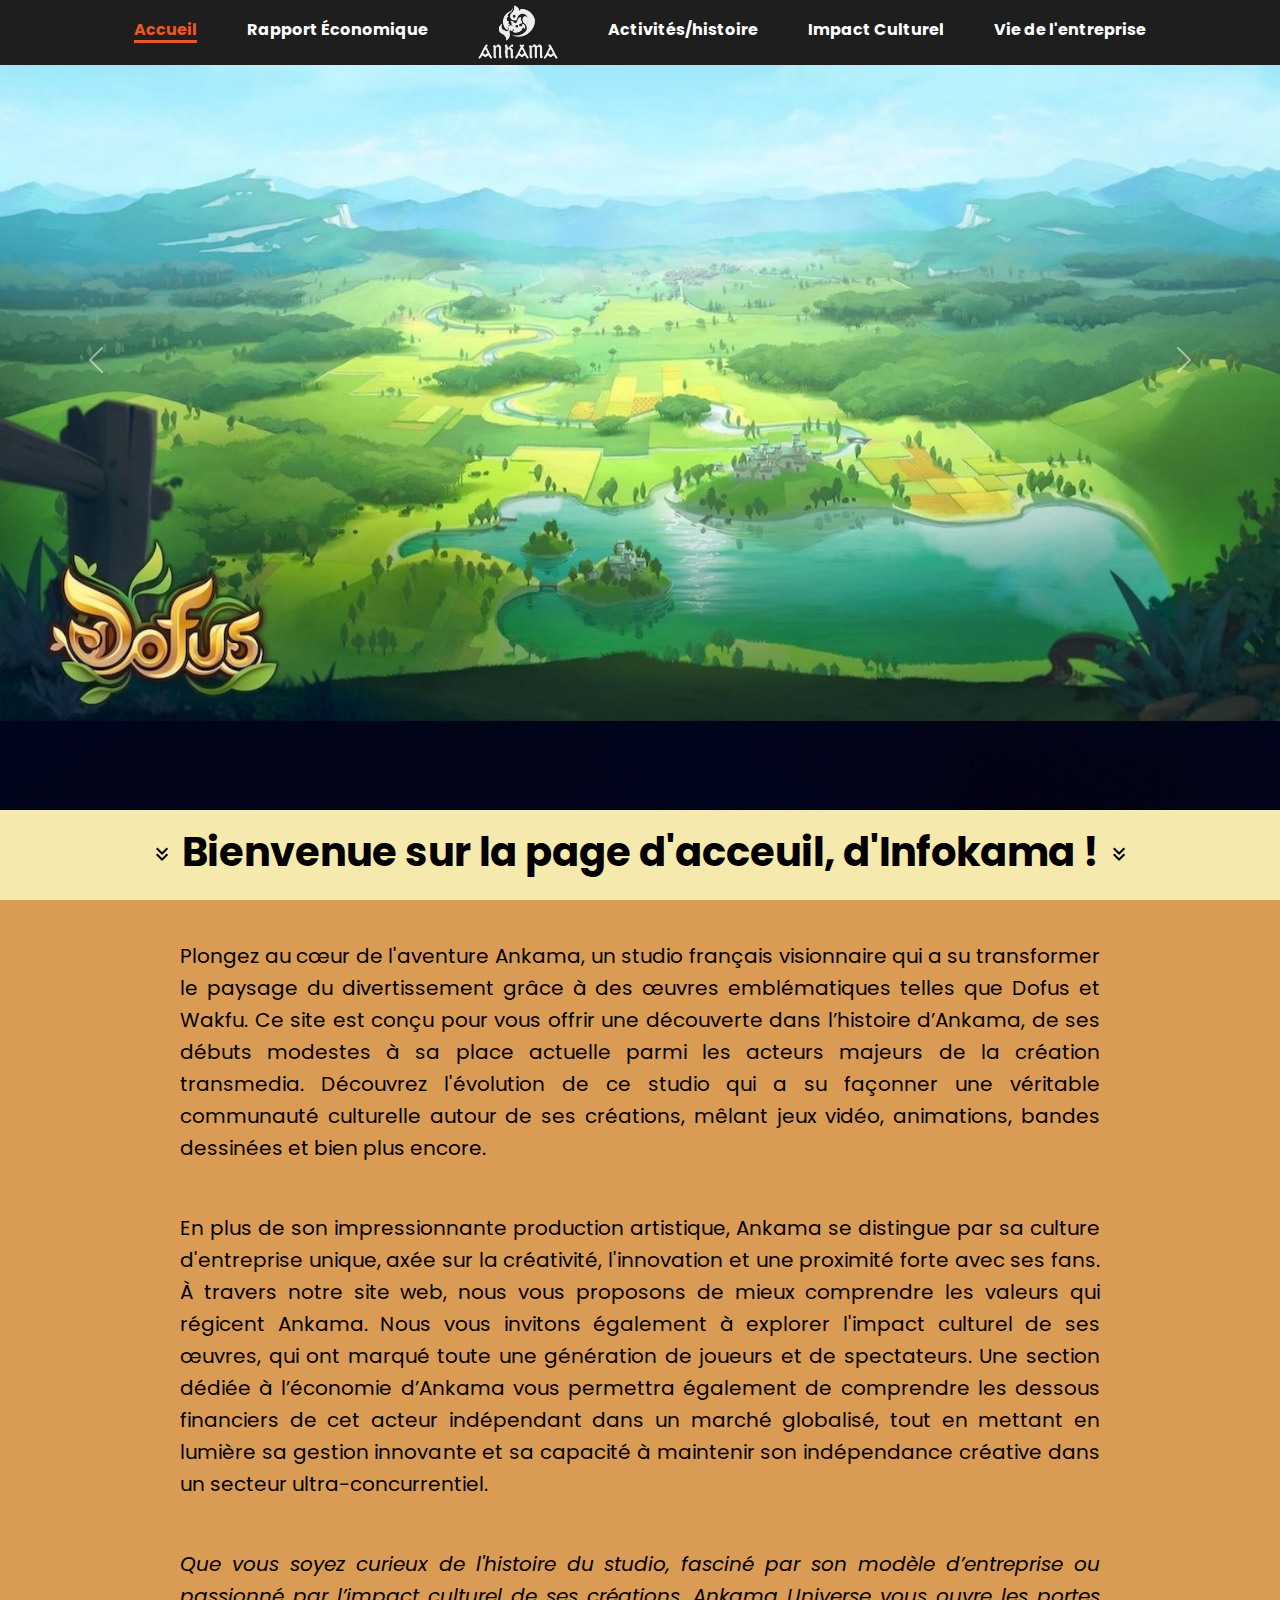
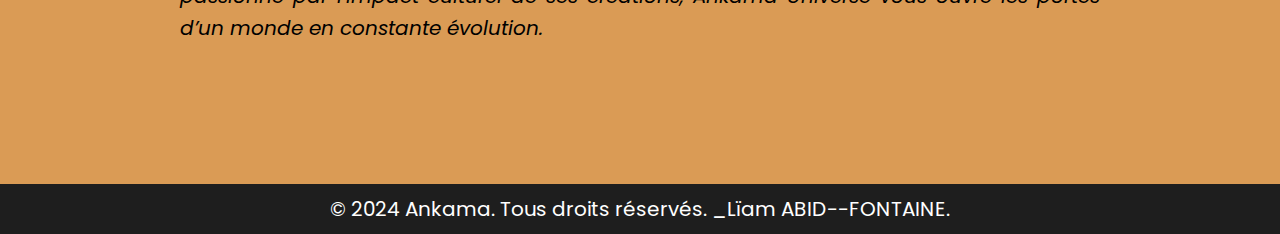
<file: index.html>
<!DOCTYPE html>
<html lang="fr">
<head>
    <meta charset="UTF-8">
    <title>Accueil</title>
    <link rel="icon" href="Img/favicon.ico" type="image/x-icon">
    <link rel="stylesheet" href="styles.css">
    <link rel="stylesheet" href="styleBarNav.css">
    <link rel="preconnect" href="https://fonts.googleapis.com">
    <link rel="preconnect" href="https://fonts.gstatic.com" crossorigin>
    <link href="https://fonts.googleapis.com/css2?family=Poppins:ital,wght@0,100;0,200;0,300;0,400;0,500;0,600;0,700;0,800;0,900;1,100;1,200;1,300;1,400;1,500;1,600;1,700;1,800;1,900&display=swap" rel="stylesheet">
    <link href="https://cdn.jsdelivr.net/npm/bootstrap@5.3.3/dist/css/bootstrap.min.css" rel="stylesheet" integrity="sha384-QWTKZyjpPEjISv5WaRU9OFeRpok6YctnYmDr5pNlyT2bRjXh0JMhjY6hW+ALEwIH" crossorigin="anonymous">
    <link rel="stylesheet" href="https://fonts.googleapis.com/css2?family=Material+Symbols+Outlined:opsz,wght,FILL,GRAD@48,700,0,200&icon_names=keyboard_double_arrow_down">
    <script>
        window.addEventListener('scroll', function() {
            const nav = document.querySelector('nav');
            if (window.scrollY === 0) {
                nav.classList.remove('avec-bord');
            } else {
                nav.classList.add('avec-bord');
            }
        });
    </script>
</head>
<body>
    <nav class="navBar">
        <div class="lien_menu">
            <a href="index.html" class="boutton_menu site_actuel">Accueil</a>
            <a href="Rapport_Economique.html" class="boutton_menu">Rapport Économique</a>
            <a href="index.html"><img src="Img/LogoAnkama.png" alt="Logo" class="Logo boutton_menu"></a>
            <a href="Activites.html" class="boutton_menu">Activités/histoire</a>
            <a href="Informative_Pages/impactCulturel/impactCulturel.html" class="boutton_menu">Impact Culturel</a>
            <a href="vie_entreprise.html" class="boutton_menu">Vie de l'entreprise</a>
        </div>
    </nav>

<div class="EffetNav"></div>
    <div id="CarouselAnkama">
        <div id="carouselExampleAutoplaying" class="carousel slide" data-bs-ride="carousel">
        
            <div class="carousel-inner">
            <div class="carousel-item active">
                <img src="Img/Carousel1.jpg" class="d-block w-100 image_carousel" style="justify-content: center;align-items: center;width:100%;object-fit: cover;" alt="banniere n°1">
            </div>
            <div class="carousel-item">
                <img src="Img/Carousel2.jpg" class="d-block w-100" style="justify-content: center;align-items: center;width:100%;object-fit: cover;" alt="banniere n°2">
            </div>
            <div class="carousel-item"> 
                <img src="Img/Carousel3.jpg" class="d-block w-100" style="justify-content: center;align-items: center;width:100%;width:100%" alt="banniere n°3">
            </div>
            </div>

            <button class="carousel-control-prev" type="button" data-bs-target="#carouselExampleAutoplaying" data-bs-slide="prev">
            <span class="carousel-control-prev-icon" aria-hidden="true"></span>
            <span class="visually-hidden">Previous</span>
            </button>
            <button class="carousel-control-next" type="button" data-bs-target="#carouselExampleAutoplaying" data-bs-slide="next">
            <span class="carousel-control-next-icon" aria-hidden="true"></span>
            <span class="visually-hidden">Next</span>
            </button>

        </div>
    </div>

    <div>
        <div id="Titre_Page">
            <h1>
            <span class="material-symbols-outlined">keyboard_double_arrow_down</span>
              Bienvenue sur la page d'acceuil, d'Infokama !  
            <span class="material-symbols-outlined">keyboard_double_arrow_down</span>
            </h1>   
        </div>
        <div id="ArrierePlan"></div>
        <div id="Descriptif">
            <div id="Texte_Intro">
                <p> 
                    Plongez au cœur de l'aventure Ankama, un studio français visionnaire qui a su transformer le paysage du divertissement grâce à des œuvres emblématiques telles que Dofus et Wakfu. 
                    Ce site est conçu pour vous offrir une découverte dans l’histoire d’Ankama, de ses débuts modestes à sa place actuelle parmi les acteurs majeurs de la création transmedia. 
                    Découvrez l'évolution de ce studio qui a su façonner une véritable communauté culturelle autour de ses créations, mêlant jeux vidéo, animations, bandes dessinées et bien plus encore.
                </p><br>
                <p>
                    En plus de son impressionnante production artistique, Ankama se distingue par sa culture d'entreprise unique, axée sur la créativité, l'innovation et une proximité forte avec ses fans. 
                    À travers notre site web, nous vous proposons de mieux comprendre les valeurs qui régicent Ankama. 
                    Nous vous invitons également à explorer l'impact culturel de ses œuvres, qui ont marqué toute une génération de joueurs et de spectateurs.
                    Une section dédiée à l’économie d’Ankama vous permettra également de comprendre les dessous financiers de cet acteur indépendant dans un marché globalisé, 
                    tout en mettant en lumière sa gestion innovante et sa capacité à maintenir son indépendance créative dans un secteur ultra-concurrentiel.
                </p><br>
                <p style="font-style: italic;">
                    Que vous soyez curieux de l'histoire du studio, 
                    fasciné par son modèle d’entreprise ou passionné par l’impact culturel de ses créations, 
                    Ankama Universe vous ouvre les portes d’un monde en constante évolution.
                </p>
            </div>
            <footer class="text-center mt-4">
                <p>&copy; 2024 Ankama. Tous droits réservés. _Lïam ABID--FONTAINE.</p>
            </footer>
        </div>
        
    </div>
   
    <script src="https://cdn.jsdelivr.net/npm/bootstrap@5.3.3/dist/js/bootstrap.bundle.min.js" integrity="sha384-YvpcrYf0tY3lHB60NNkmXc5s9fDVZLESaAA55NDzOxhy9GkcIdslK1eN7N6jIeHz" crossorigin="anonymous"></script>
</body>
</html>
</file>
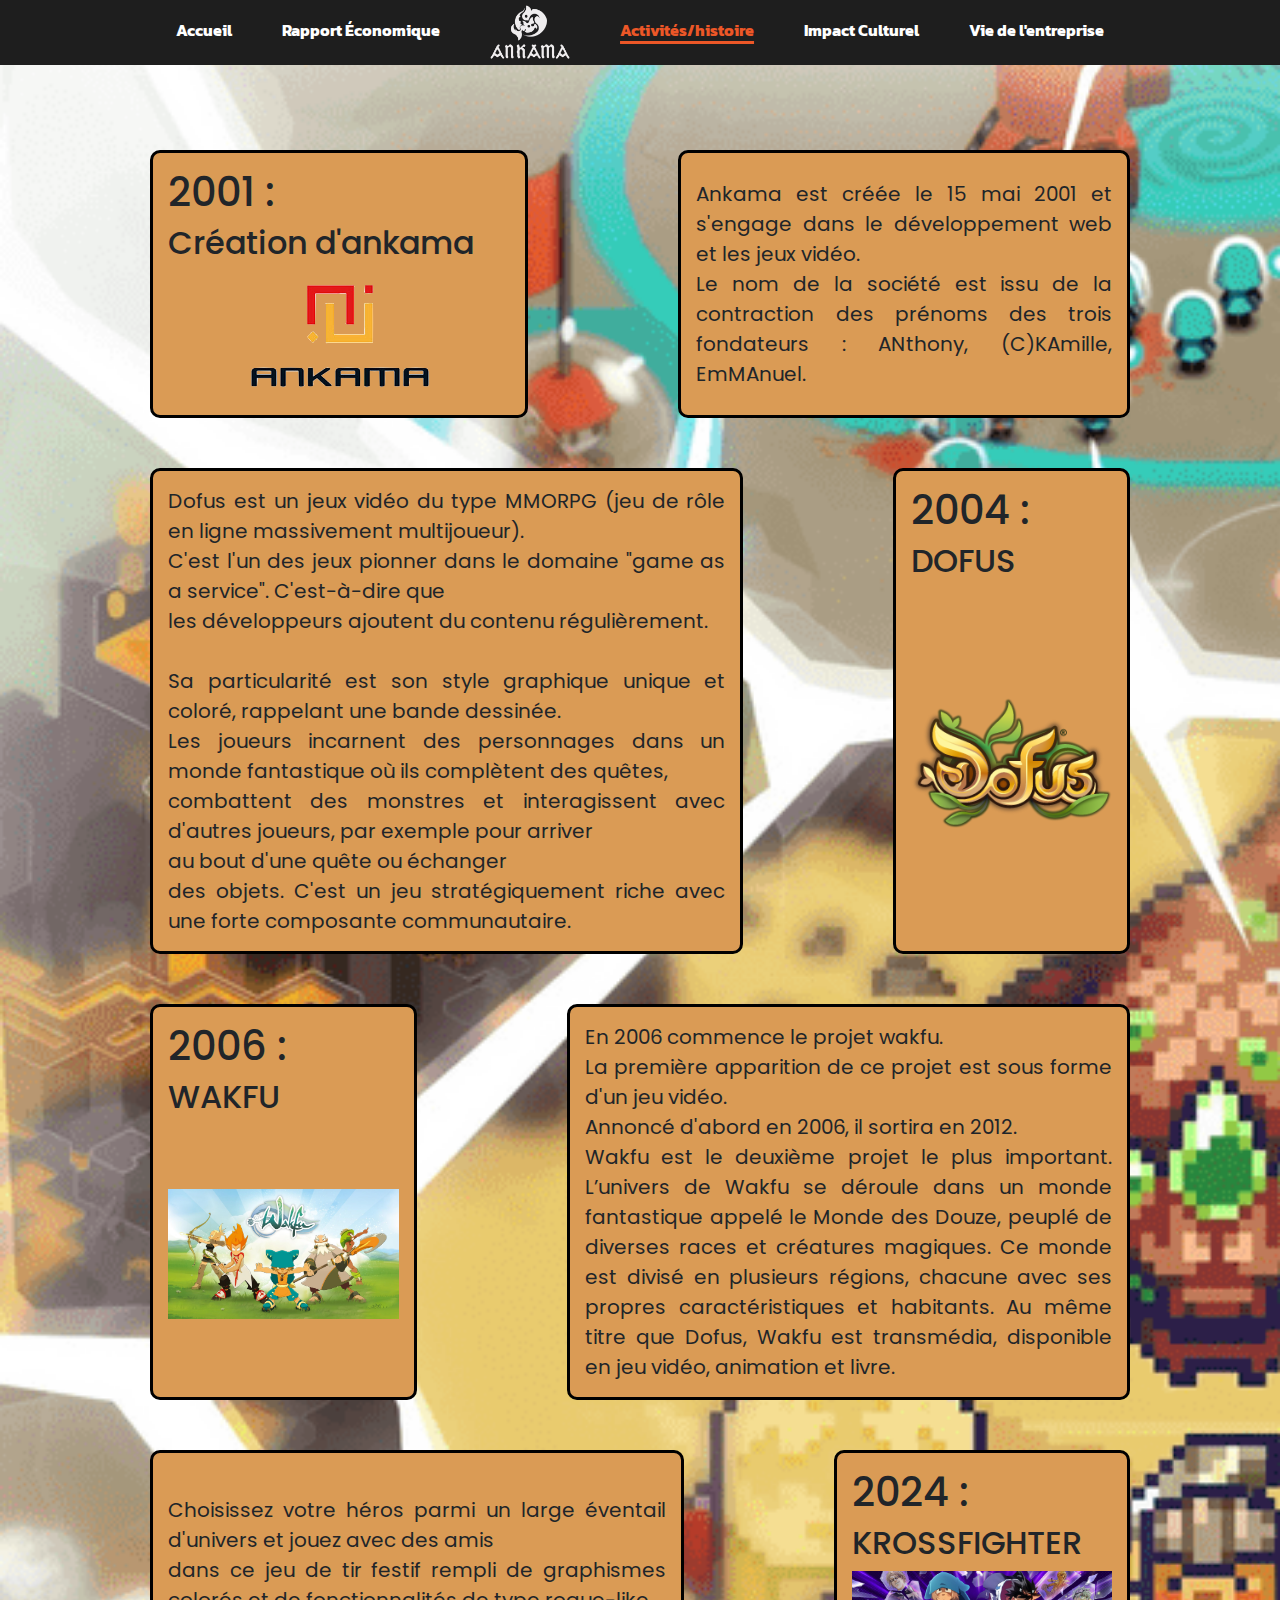
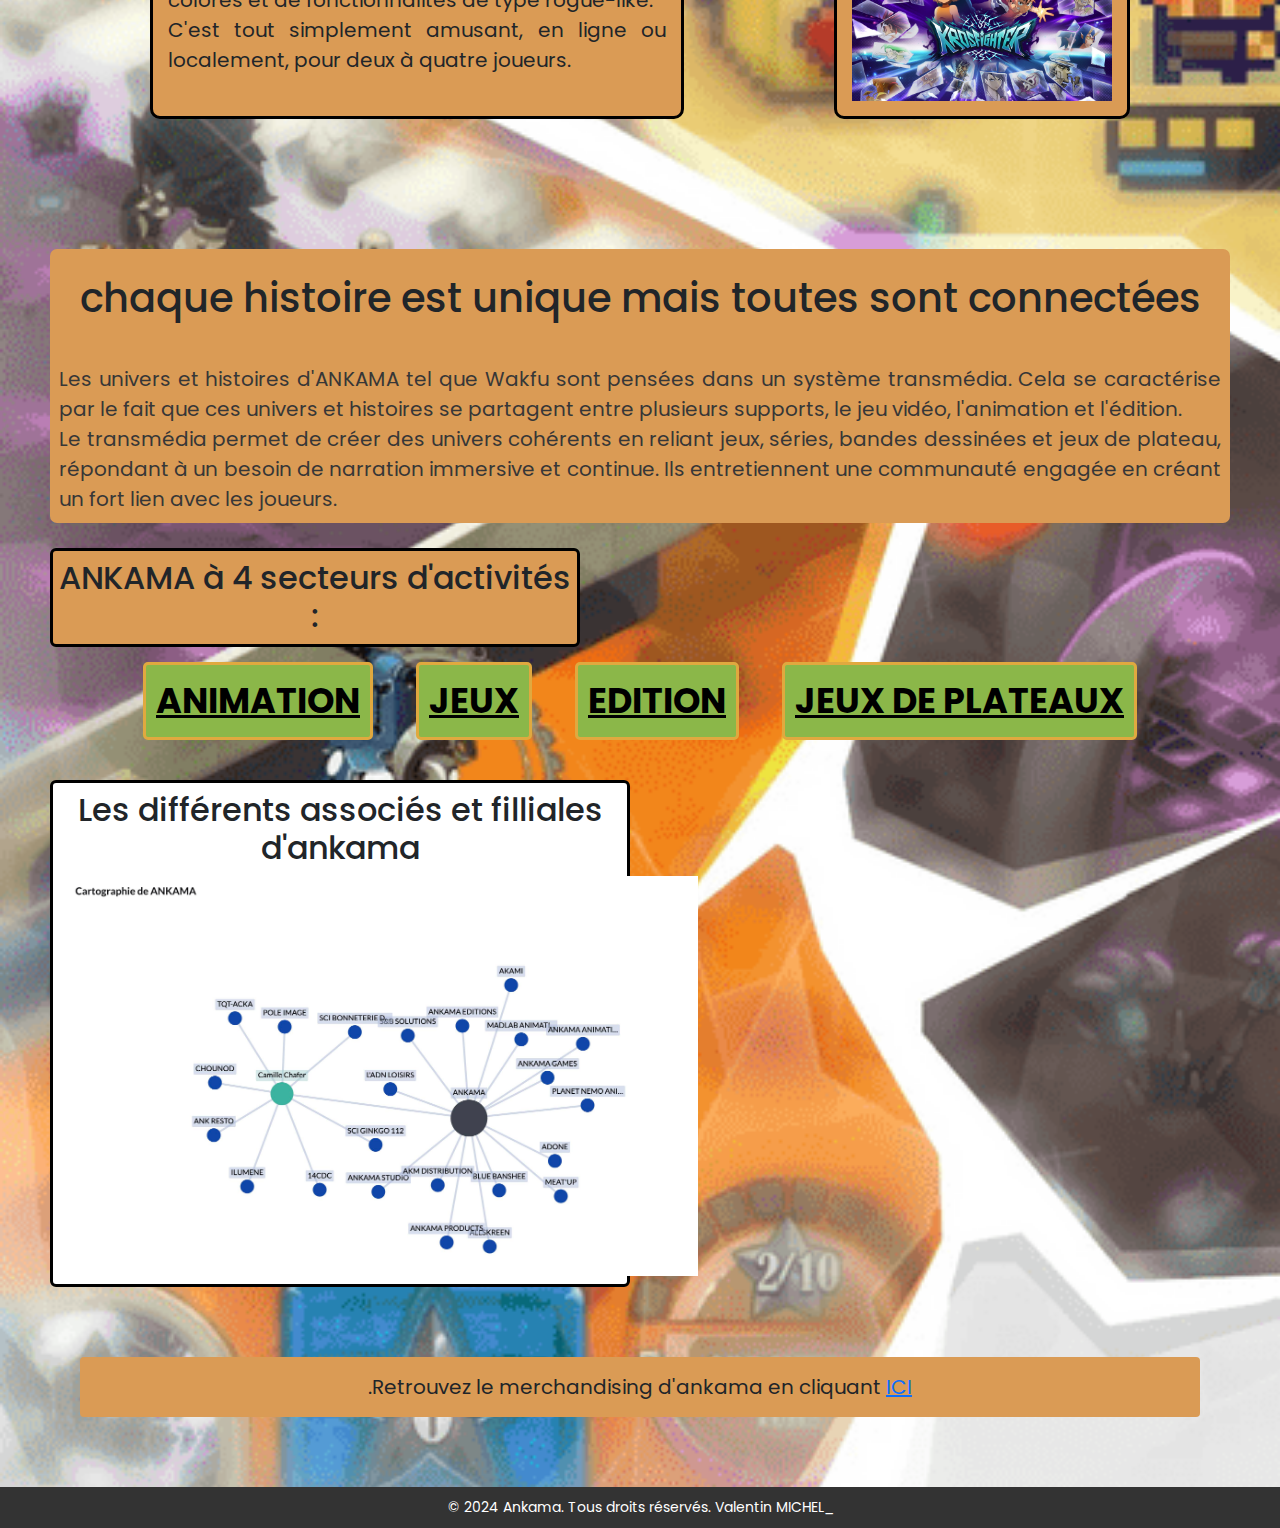
<file: Activites.html>
<!DOCTYPE html>
<html lang="fr">
<head>
    <meta charset="UTF-8">
    <title>Activites</title>
    <link rel="icon" href="Img/favicon.ico" type="image/x-icon">
    <link rel="stylesheet" href="stylesacctivites.css">
    <link rel="stylesheet" href="styleBarNav.css">
    <link rel="preconnect" href="https://fonts.googleapis.com">
    <link rel="preconnect" href="https://fonts.gstatic.com" crossorigin>
    <link href="https://fonts.googleapis.com/css2?family=Kanit:ital,wght@0,100;0,200;0,300;0,400;0,500;0,600;0,700;0,800;0,900;1,100;1,200;1,300;1,400;1,500;1,600;1,700;1,800;1,900&display=swap" rel="stylesheet">
    <link href="https://fonts.googleapis.com/css2?family=Poppins:ital,wght@0,100;0,200;0,300;0,400;0,500;0,600;0,700;0,800;0,900;1,100;1,200;1,300;1,400;1,500;1,600;1,700;1,800;1,900&display=swap" rel="stylesheet">
    <link href="https://cdn.jsdelivr.net/npm/bootstrap@5.3.3/dist/css/bootstrap.min.css" rel="stylesheet" integrity="sha384-QWTKZyjpPEjISv5WaRU9OFeRpok6YctnYmDr5pNlyT2bRjXh0JMhjY6hW+ALEwIH" crossorigin="anonymous">
</head>
<body>
    <nav class="navBar">
        <div class="lien_menu">
            <a href="index.html" class="boutton_menu">Accueil</a>
            <a href="Rapport_Economique.html" class="boutton_menu">Rapport Économique</a>
            <a href="index.html"><img src="Img/LogoAnkama.png" alt="Logo" class="Logo boutton_menu"></a>
            <a href="Activites.html" class="boutton_menu site_actuel">Activités/histoire</a>
            <a href="Informative_Pages/impactCulturel/impactCulturel.html" class="boutton_menu">Impact Culturel</a>
            <a href="vie_entreprise.html" class="boutton_menu">Vie de l'entreprise</a>
        </div>
    </nav>
    <!--<img src="FireWatch.jpg" style="position: absolute;">-->
    <div style="height: 150px;"></div>


    <div class="frise">
        <div class="box">
            <div class="titre">
                <h1>2001 :</h1>
                <h2>Création d'ankama</h2>
                <img src="ankama-logo-2001.png" alt="premier logo d'ankama" class="vieuxlogo">

            </div>
            <div class="txt">
                <div class="content">
                    Ankama est créée le 15 mai 2001 et s'engage dans le développement web et les jeux vidéo.
                    <br>
                    Le nom de la société est issu de la contraction des prénoms des trois fondateurs : ANthony, (C)KAmille, EmMAnuel.
                </div>
            </div>
        </div>

        <div class="box">
            <div class="txt">
                <div class="content">
                    Dofus est un jeux vidéo du type MMORPG (jeu de rôle en ligne massivement multijoueur).
                    <br>
                    C'est l'un des jeux pionner dans le domaine "game as a service". C'est-à-dire que
                    <br>
                    les développeurs ajoutent du contenu régulièrement.
                    <br>
                    <br>
                    Sa particularité est son style graphique unique et coloré, rappelant une bande dessinée.
                    <br>
                    Les joueurs incarnent des personnages dans un monde fantastique où ils complètent des quêtes,
                    <br>
                    combattent des monstres et interagissent avec d'autres joueurs, par exemple pour arriver
                    <br>
                    au bout d'une quête ou échanger
                    <br>
                    des objets.
                    
                    C'est un jeu stratégiquement riche avec une forte composante communautaire.
                </div>


            </div>
            <div class="titre">
                <h1>2004 :</h1>
                <h2>DOFUS</h2>
                <img src="Dofus_Logo.png" alt="logo de dofus" class="vieuxlogo">
            </div>
        </div>

        <div class="box">
            <div class="titre">
                <h1>2006 :</h1>
                <h2>WAKFU</h2>
                <img src="wakfu.jpeg" alt="logo de wakfu" class="vieuxlogo">
            </div>

            <div class="txt">
                <div class="content">
                    En 2006 commence le projet wakfu.
                    <br>
                    La première apparition de ce projet est sous forme d'un jeu vidéo.
                    <br>
                    Annoncé d'abord en 2006, il sortira en 2012.
                    <br>
                    Wakfu est le deuxième projet le plus important. L’univers de Wakfu se déroule dans un monde fantastique appelé le Monde des Douze, peuplé de diverses races et créatures magiques. Ce monde est divisé en plusieurs régions, chacune avec ses propres caractéristiques et habitants. Au même titre que Dofus, Wakfu est transmédia, disponible en jeu vidéo, animation et livre.
                </div>
            </div>
        </div>
        <div class="box">

            <div class="txt">
                <div class="content">
                    Choisissez votre héros parmi un large éventail d'univers et jouez avec des amis
                    <br>
                    dans ce jeu de tir festif rempli de graphismes colorés et de fonctionnalités de type rogue-like. <br>C'est tout simplement amusant, en ligne ou localement, pour deux à quatre joueurs.
                </div>
            </div>
            <div class="titre">
                <h1>2024 :</h1>
                <h2>KROSSFIGHTER</h2>
                <img src="krossfighter.jpg" alt="image de krossfighter" class="vieuxlogo">
            </div>

        </div>
    </div>





    <div class="trmedia">
        <div class="titlecontainer">
            <h1>chaque histoire est unique mais toutes sont connectées</h1>
        </div>
        <div class="descriptiontransmedia">
            Les univers et histoires d'ANKAMA tel que Wakfu sont pensées dans un système transmédia. Cela se caractérise par le fait que ces univers et histoires se partagent entre plusieurs supports, le jeu vidéo, l'animation et l'édition.
            <br>
            Le transmédia permet de créer des univers cohérents en reliant jeux, séries, bandes dessinées et jeux de plateau, répondant à un besoin de narration immersive et continue. Ils entretiennent une communauté engagée en créant un fort lien avec les joueurs.
         </div>
        <div class="secteur">
            <h2>ANKAMA à 4 secteurs d'activités :</h2>
        </div>
        <div class="categorie">
            <div class="contcate">
                <a href="https://www.ankama.com/en/animation" target="_blank">ANIMATION</a>
            </div>
            <div class="contcate">
                <a href="https://www.ankama.com/en/games" target="_blank">JEUX</a>
            </div>
            <div class="contcate">
                <a href="https://www.ankama.com/en/publications" target="_blank">EDITION</a>
            </div>
            <div class="contcate">
                <a href="https://www.ankama.com/en/boardgames" target="_blank">JEUX DE PLATEAUX</a>
            </div>
        </div>


    </div>


    <div class="secteur2">
    <h2>Les différents associés et filliales d'ankama</h2>
    <img src="Cartographie_Ankama.jpg" alt="schéma" style="height: 400px;">
    </div>




<div class="merch">
    .Retrouvez le merchandising d'ankama en cliquant <a href="https://www.ankama-shop.com/fr/">ICI</a>
</div>


    







    <footer>
        <div class="footer-content">
            <p>&copy; 2024 Ankama. Tous droits réservés. Valentin MICHEL_</p>
        </div>
    </footer>
        







    <script>
        window.addEventListener('scroll', function() {
            const nav = document.querySelector('nav');
            if (window.scrollY === 0) {
                nav.classList.remove('avec-bord');
            } else {
                nav.classList.add('avec-bord');
            }
        });
    </script>
</body>
</html>
</file>
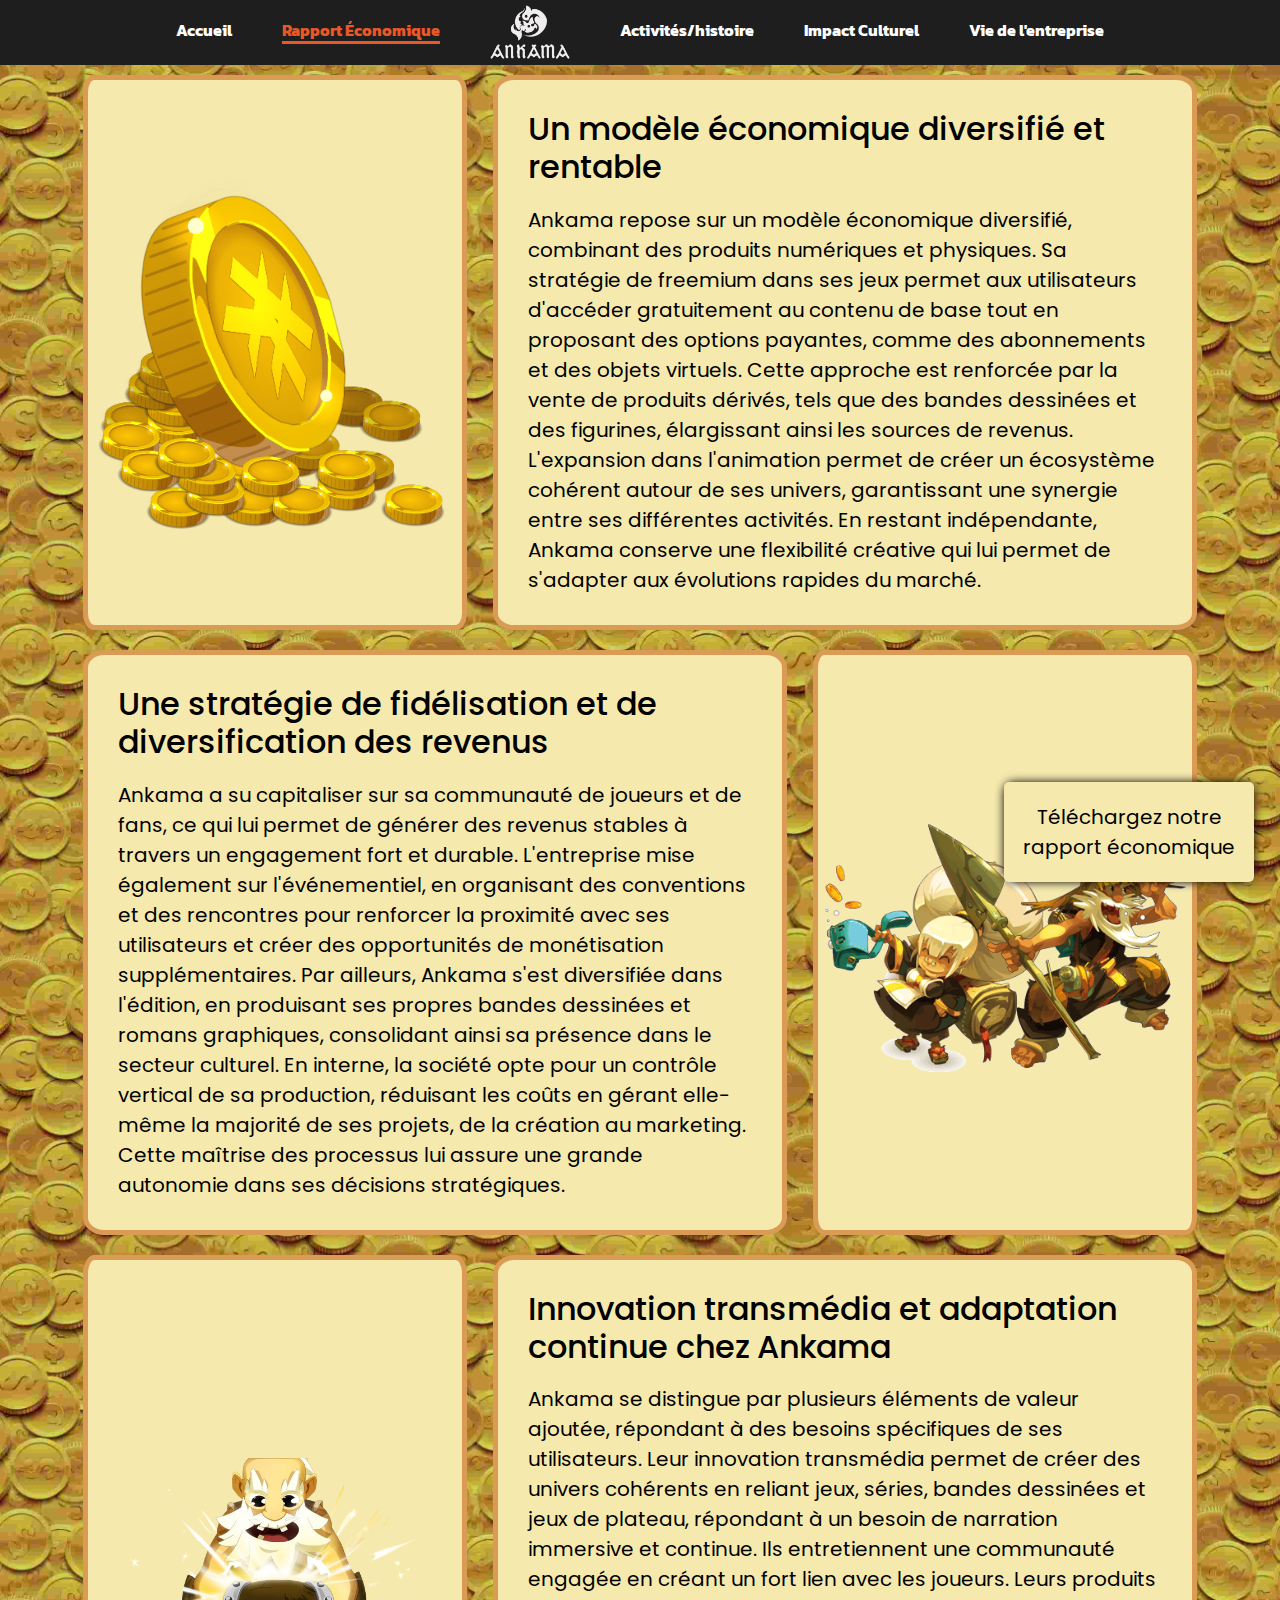
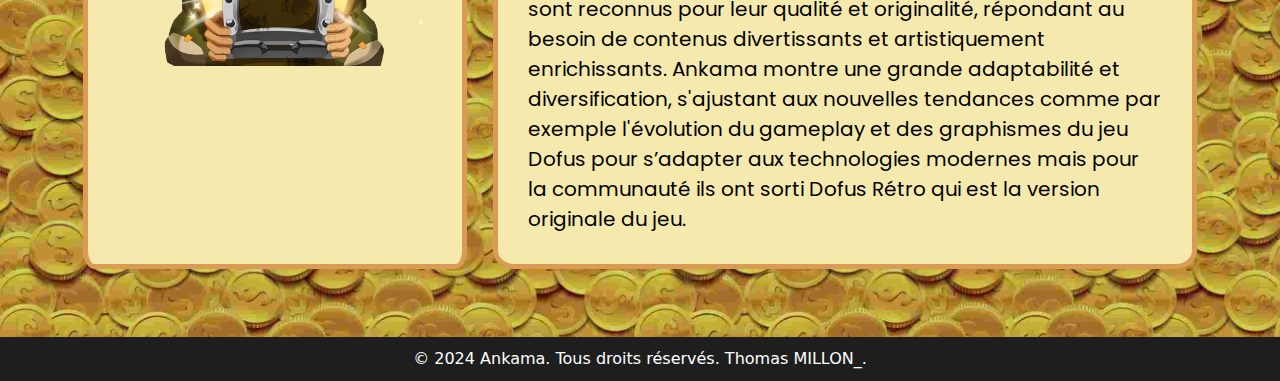
<file: Rapport_Economique.html>
<!DOCTYPE html>
<html lang="fr">
<head>
    <meta charset="UTF-8">
    <title>Rapport Economique</title>
    <link rel="icon" href="Img/favicon.ico" type="image/x-icon">
    <link rel="stylesheet" href="stylesrapeco.css">
    <link rel="stylesheet" href="styleBarNav.css">
    <link rel="preconnect" href="https://fonts.googleapis.com">
    <link rel="preconnect" href="https://fonts.gstatic.com" crossorigin>
    <link rel="preconnect" href="https://fonts.googleapis.com">
    <link rel="preconnect" href="https://fonts.gstatic.com" crossorigin>
    <link href="https://fonts.googleapis.com/css2?family=Poppins:ital,wght@0,100;0,200;0,300;0,400;0,500;0,600;0,700;0,800;0,900;1,100;1,200;1,300;1,400;1,500;1,600;1,700;1,800;1,900&display=swap" rel="stylesheet">
    <link href="https://fonts.googleapis.com/css2?family=Kanit:ital,wght@0,100;0,200;0,300;0,400;0,500;0,600;0,700;0,800;0,900;1,100;1,200;1,300;1,400;1,500;1,600;1,700;1,800;1,900&display=swap" rel="stylesheet">
    <link href="https://cdn.jsdelivr.net/npm/bootstrap@5.3.3/dist/css/bootstrap.min.css" rel="stylesheet" integrity="sha384-QWTKZyjpPEjISv5WaRU9OFeRpok6YctnYmDr5pNlyT2bRjXh0JMhjY6hW+ALEwIH" crossorigin="anonymous">
    
</head>

<body>

    <nav class="navBar">
        <div class="lien_menu">
            <a href="index.html" class="boutton_menu">Accueil</a>
            <a href="Rapport_Economique.html" class="boutton_menu site_actuel">Rapport Économique</a>
            <a href="index.html"><img src="Img/LogoAnkama.png" alt="Logo" class="Logo boutton_menu"></a>
            <a href="Activites.html" class="boutton_menu">Activités/histoire</a>
            <a href="Informative_Pages/impactCulturel/impactCulturel.html" class="boutton_menu">Impact Culturel</a>
            <a href="vie_entreprise.html" class="boutton_menu">Vie de l'entreprise</a>
        </div>
    </nav>
    

    <div class="window_container">
        <div class="Telecharger">
            <a class="download poppins-regular" target="_blank" href="11_MILLON_économie.pdf">Téléchargez notre rapport économique</a>
            
        </div>

        <div class="ligne_contenu">
            <div class="image">
                <img class="piece" src="Pièces.png" alt="pièces">
            </div>
            <div class="texte poppins-regular">
                <h2>Un modèle économique diversifié et rentable</h2>
                Ankama repose sur un modèle économique diversifié, combinant des produits numériques et physiques. Sa stratégie de freemium dans ses jeux permet aux utilisateurs d'accéder gratuitement au contenu de base tout en proposant des options payantes, comme des abonnements et des objets virtuels. Cette approche est renforcée par la vente de produits dérivés, tels que des bandes dessinées et des figurines, élargissant ainsi les sources de revenus. L'expansion dans l'animation permet de créer un écosystème cohérent autour de ses univers, garantissant une synergie entre ses différentes activités. En restant indépendante, Ankama conserve une flexibilité créative qui lui permet de s'adapter aux évolutions rapides du marché.            </div>
        </div>

        <div class="ligne_contenu">
            <div class="texte poppins-regular">
                <h2>Une stratégie de fidélisation et de diversification des revenus</h2>
                Ankama a su capitaliser sur sa communauté de joueurs et de fans, ce qui lui permet de générer des revenus stables à travers un engagement fort et durable. L'entreprise mise également sur l'événementiel, en organisant des conventions et des rencontres pour renforcer la proximité avec ses utilisateurs et créer des opportunités de monétisation supplémentaires. Par ailleurs, Ankama s'est diversifiée dans l'édition, en produisant ses propres bandes dessinées et romans graphiques, consolidant ainsi sa présence dans le secteur culturel. En interne, la société opte pour un contrôle vertical de sa production, réduisant les coûts en gérant elle-même la majorité de ses projets, de la création au marketing. Cette maîtrise des processus lui assure une grande autonomie dans ses décisions stratégiques.            </div>
            <div class="image">
                <img class="piece" src="enutrofs.png" alt="enutrofs">
            </div>
        </div>

        <div class="ligne_contenu">
            <div class="image">
                <img class="piece" src="riche.png" alt="pièces">
            </div>
            <div class="texte poppins-regular">
                <h2>Innovation transmédia et adaptation continue chez Ankama</h2>
                Ankama se distingue par plusieurs éléments de valeur ajoutée, répondant à des
                besoins spécifiques de ses utilisateurs. Leur innovation transmédia permet de créer
                des univers cohérents en reliant jeux, séries, bandes dessinées et jeux de plateau,
                répondant à un besoin de narration immersive et continue. Ils entretiennent une
                communauté engagée en créant un fort lien avec les joueurs. Leurs produits sont
                reconnus pour leur qualité et originalité, répondant au besoin de contenus
                divertissants et artistiquement enrichissants. Ankama montre une grande
                adaptabilité et diversification, s'ajustant aux nouvelles tendances comme par
                exemple l'évolution du gameplay et des graphismes du jeu Dofus pour s’adapter
                aux technologies modernes mais pour la communauté ils ont sorti Dofus Rétro qui
                est la version originale du jeu.           
            </div>
        </div>
        <br>
    </div>
    


    <footer class="text-center mt-4">
        <p>&copy; 2024 Ankama. Tous droits réservés. Thomas MILLON_.</p>
    </footer>


    <script>
        window.addEventListener('scroll', function() {
            const nav = document.querySelector('nav');
            if (window.scrollY === 0) {
                nav.classList.remove('avec-bord');
            } else {
                nav.classList.add('avec-bord');
            }
        });
    </script>
</body>
</html>
</file>
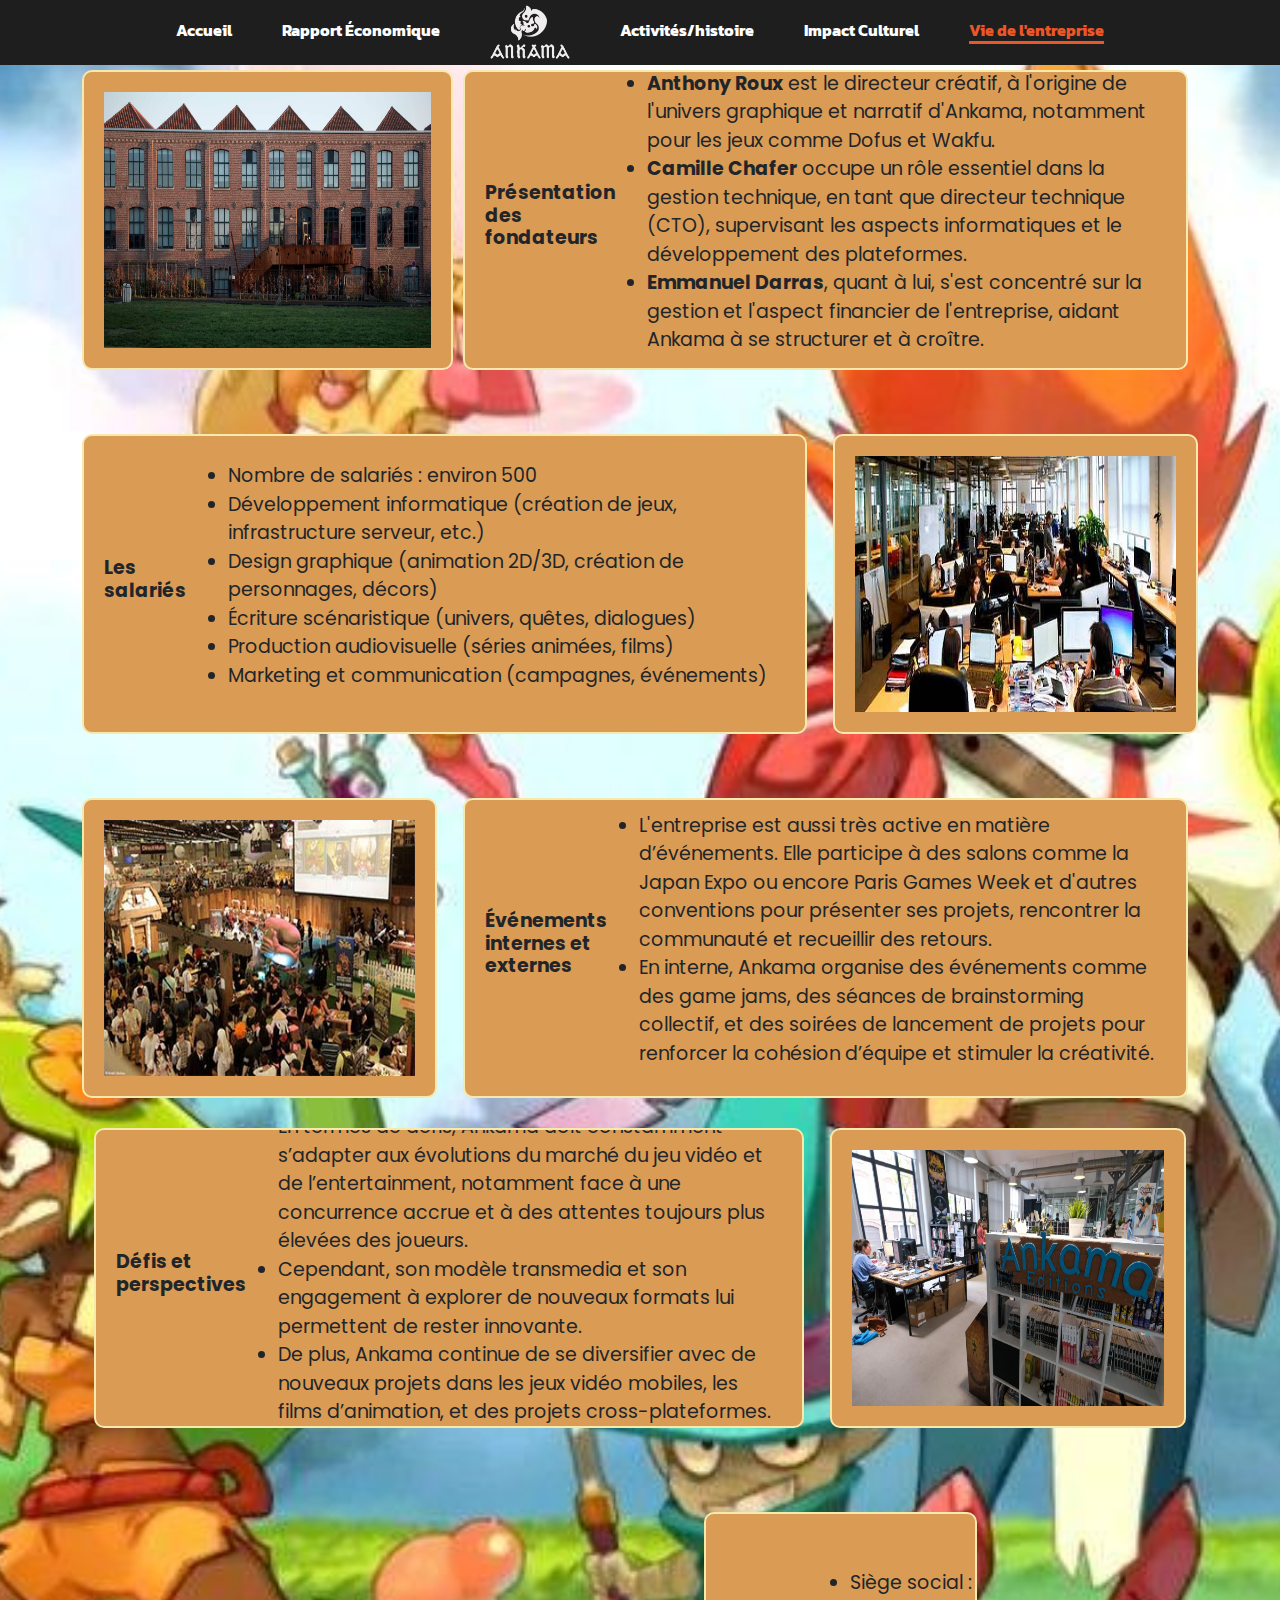
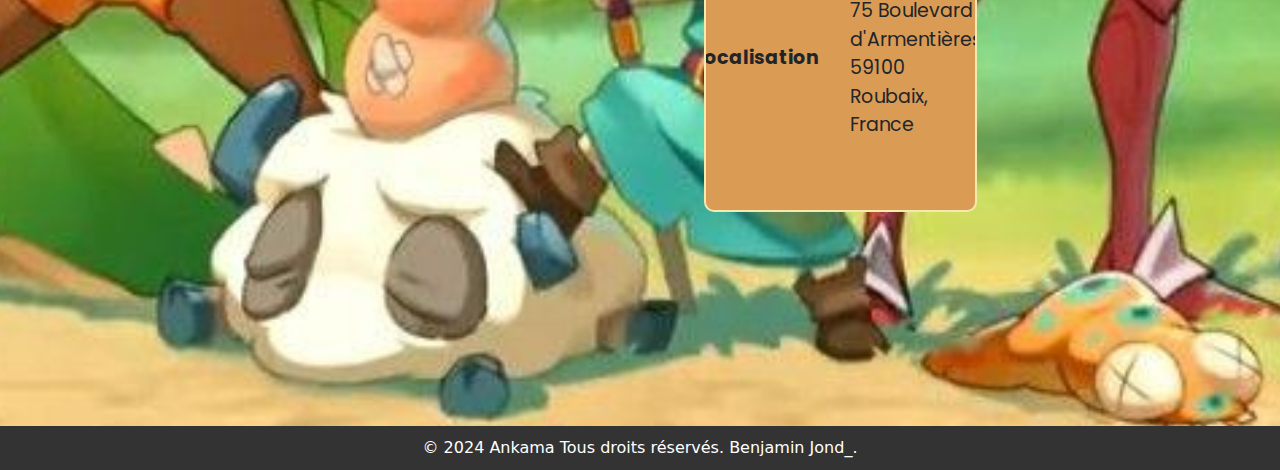
<file: vie_entreprise.html>
<!DOCTYPE html>
<html lang="fr">
<head>
    <meta charset="UTF-8">
    <title>Vie de l'entreprise</title>
    <link rel="icon" href="Img/favicon.ico" type="image/x-icon">
    <link href="https://fonts.googleapis.com/css2?family=Poppins:ital,wght@0,100;0,200;0,300;0,400;0,500;0,600;0,700;0,800;0,900;1,100;1,200;1,300;1,400;1,500;1,600;1,700;1,800;1,900&display=swap" rel="stylesheet">
    <link href="https://fonts.googleapis.com/css2?family=Kanit:ital,wght@0,100;0,200;0,300;0,400;0,500;0,600;0,700;0,800;0,900;1,100;1,200;1,300;1,400;1,500;1,600;1,700;1,800;1,900&display=swap" rel="stylesheet">
    <link rel="stylesheet" href="stylevieent.css">
    <link rel="stylesheet" href="styleBarNav.css">
    <link href="https://cdn.jsdelivr.net/npm/bootstrap@5.3.3/dist/css/bootstrap.min.css" rel="stylesheet" integrity="sha384-QWTKZyjpPEjISv5WaRU9OFeRpok6YctnYmDr5pNlyT2bRjXh0JMhjY6hW+ALEwIH" crossorigin="anonymous">
</head>
<body>
    <script>
        window.addEventListener('scroll', function() {
            const nav = document.querySelector('nav');
            if (window.scrollY === 0) {
                nav.classList.remove('avec-bord');
            } else {
                nav.classList.add('avec-bord');
            }
        });
    </script>
    <nav class="navBar">
        <div class="lien_menu">
            <a href="index.html" class="boutton_menu">Accueil</a>
            <a href="Rapport_Economique.html" class="boutton_menu">Rapport Économique</a>
            <a href="index.html"><img src="Img/LogoAnkama.png" alt="Logo" class="Logo boutton_menu"></a>
            <a href="Activites.html" class="boutton_menu">Activités/histoire</a>
            <a href="Informative_Pages/impactCulturel/impactCulturel.html" class="boutton_menu">Impact Culturel</a>
            <a href="vie_entreprise.html" class="boutton_menu site_actuel">Vie de l'entreprise</a>
        </div>
    </nav>
    <div class="trou"></div>
    <div class="container d-flex flex-wrap">
        <div class="box small-rect" style="flex: 1;">
            <img src="entreprise.jpg" alt="Description de l'image" class="img-fluid" style="width: 100%; height: 100%;">
        </div>
        <div class="box large-rect">
            <h2 class="poppins-bold">Présentation des fondateurs</h2>
            <ul class="poppins-regular">
            <li><strong>Anthony Roux</strong> est le directeur créatif, à l'origine de l'univers graphique et narratif d'Ankama, notamment pour les jeux comme Dofus et Wakfu.</li>
            <li><strong>Camille Chafer</strong> occupe un rôle essentiel dans la gestion technique, en tant que directeur technique (CTO), supervisant les aspects informatiques et le développement des plateformes.</li>
            <li><strong>Emmanuel Darras</strong>, quant à lui, s'est concentré sur la gestion et l'aspect financier de l'entreprise, aidant Ankama à se structurer et à croître.</li>
            </ul>
        </div>
        <br>
    </div>
    <br>
    <div class="container d-flex flex-wrap">
        <div class="box large-rect">
            <h2 class="poppins-bold">Les salariés</h2>
            <ul class="poppins-regular">
            <li>Nombre de salariés : environ 500</li>
            <li>Développement informatique (création de jeux, infrastructure serveur, etc.)</li>
            <li>Design graphique (animation 2D/3D, création de personnages, décors)</li>
            <li>Écriture scénaristique (univers, quêtes, dialogues)</li>
            <li>Production audiovisuelle (séries animées, films)</li>
            <li>Marketing et communication (campagnes, événements)</li>
            </ul>
        </div>
        <div class="box small-rect ms-3" style="flex: 1;">
            <img src="interieur.jpg" alt="Description de l'image" class="img-fluid" style="width: 100%; height: 100%;">
        </div>
    </div>
    <br>
    <div class="container d-flex flex-wrap">
        <div class="box small-rect me-3" style="flex: 1;">
            <img src="jpexpoankama.jpg" alt="Description de l'image" class="img-fluid" style="width: 100%; height: 100%;">
        </div>
        <div class="box large-rect">
            <h2 class="poppins-bold">Événements internes et externes</h2>
            <ul class="poppins-regular">
            <li>L'entreprise est aussi très active en matière d’événements. Elle participe à des salons comme la Japan Expo ou encore Paris Games Week et d'autres conventions pour présenter ses projets, rencontrer la communauté et recueillir des retours.</li>
            <li>En interne, Ankama organise des événements comme des game jams, des séances de brainstorming collectif, et des soirées de lancement de projets pour renforcer la cohésion d’équipe et stimuler la créativité.</li>
            </ul>
        </div>
        <br>
        <div class="container d-flex flex-wrap">
            <div class="box large-rect">
            <h2 class="poppins-bold">Défis et perspectives</h2>
            <ul class="poppins-regular">
                <li>En termes de défis, Ankama doit constamment s’adapter aux évolutions du marché du jeu vidéo et de l’entertainment, notamment face à une concurrence accrue et à des attentes toujours plus élevées des joueurs.</li>
                <li>Cependant, son modèle transmedia et son engagement à explorer de nouveaux formats lui permettent de rester innovante.</li>
                <li>De plus, Ankama continue de se diversifier avec de nouveaux projets dans les jeux vidéo mobiles, les films d’animation, et des projets cross-plateformes.</li>
            </ul>
        </div>
            <div class="box small-rect ms-3" style="flex: 1;">
            <img src="img4.jpg" alt="Description de l'image" class="img-fluid" style="width: 100%; height: 100%;">
            </div>
        </div>
        <br>
        <div class="container d-flex flex-wrap">
                <iframe src="https://www.google.com/maps/embed?pb=!1m18!1m12!1m3!1d5054.2046925745635!2d3.156946077169903!3d50.699485271640775!2m3!1f0!2f0!3f0!3m2!1i1024!2i768!4f13.1!3m3!1m2!1s0x47c328de10544e45%3A0xb2b01f892ff7a047!2sAnkama!5e0!3m2!1sfr!2sfr!4v1729205661193!5m2!1sfr!2sfr" width="600" height="450" style="border:0;" allowfullscreen="" loading="lazy" referrerpolicy="no-referrer-when-downgrade"></iframe>
            <div class="box small-rect" style="width: 25%;">
                <h2 class="poppins-bold">Localisation</h2>
                <ul class="poppins-regular">
                    <li>Siège social : 75 Boulevard d'Armentières, 59100 Roubaix, France</li>
                </ul>
            </div>
        </div>

        

    </div>
    <footer class="text-center mt-4">
        <p>&copy; 2024 Ankama Tous droits réservés. Benjamin Jond_.</p>
    </footer>
    <script src="https://cdn.jsdelivr.net/npm/bootstrap@5.3.3/dist/js/bootstrap.bundle.min.js" integrity="sha384-YvpcrYf0tY3lHB60NNkmXc5s9fDVZLESaAA55NDzOxhy9GkcIdslK1eN7N6jIeHz" crossorigin="anonymous"></script>
</body>
</html>
</file>
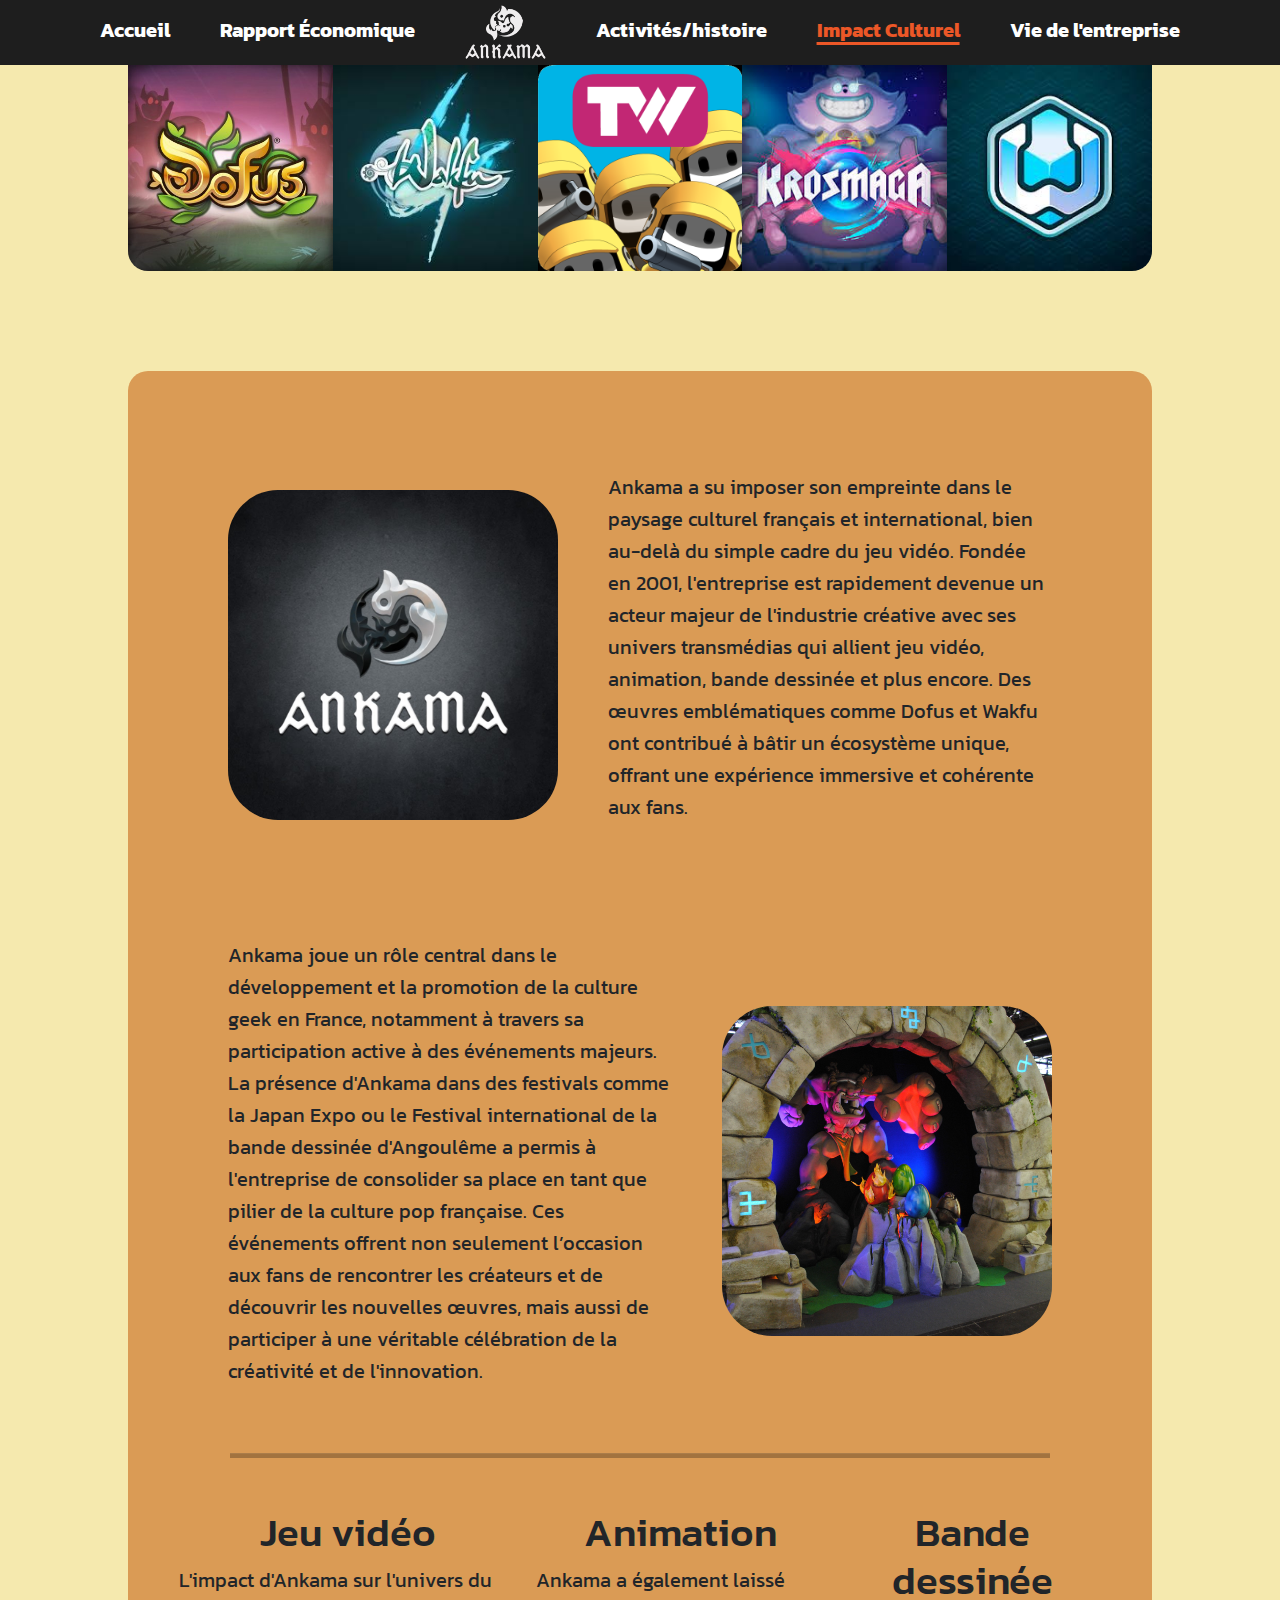
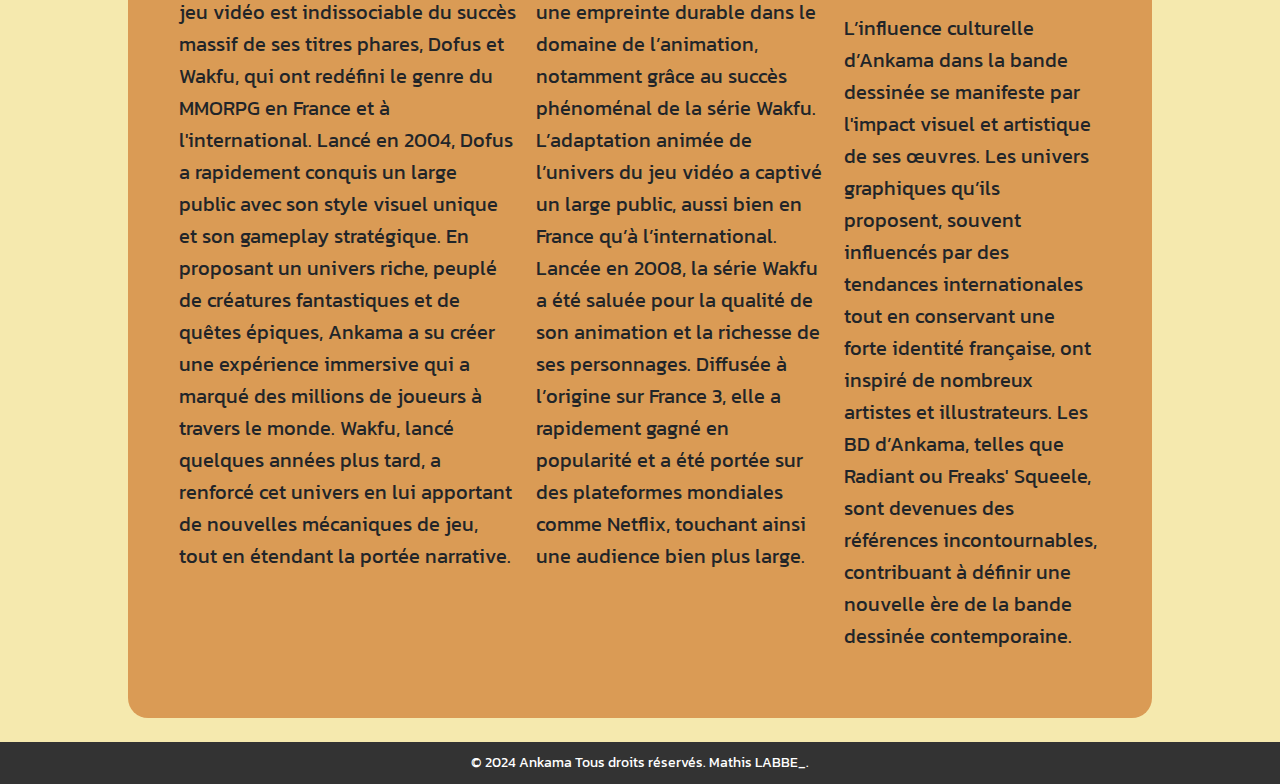
<file: Informative_Pages/impactCulturel/impactCulturel.html>
<!DOCTYPE html>
<html lang="fr">
<head>
    <meta charset="UTF-8">
    <title>Impact Culturel</title>
    <link href="https://cdn.jsdelivr.net/npm/bootstrap@5.3.3/dist/css/bootstrap.min.css" rel="stylesheet" integrity="sha384-QWTKZyjpPEjISv5WaRU9OFeRpok6YctnYmDr5pNlyT2bRjXh0JMhjY6hW+ALEwIH" crossorigin="anonymous">
    <link rel="stylesheet" href="styleImpactCulturel.css">
    <link rel="stylesheet" href="../../styleBarNav.css">
    <link rel="preconnect" href="https://fonts.googleapis.com">
    <link rel="preconnect" href="https://fonts.gstatic.com" crossorigin>
    <link href="https://fonts.googleapis.com/css2?family=Kanit:ital,wght@0,100;0,200;0,300;0,400;0,500;0,600;0,700;0,800;0,900;1,100;1,200;1,300;1,400;1,500;1,600;1,700;1,800;1,900&display=swap" rel="stylesheet">
    <link href="https://fonts.googleapis.com/css2?family=Poppins:ital,wght@0,100;0,200;0,300;0,400;0,500;0,600;0,700;0,800;0,900;1,100;1,200;1,300;1,400;1,500;1,600;1,700;1,800;1,900&display=swap" rel="stylesheet">
    <link rel="icon" href="../../Img/favicon.ico">
</head>

<body>
    <nav class="navBar">
        <div class="lien_menu">
            <a href="../../index.html" class="boutton_menu">Accueil</a>
            <a href="../../Rapport_Economique.html" class="boutton_menu">Rapport Économique</a>
            <a href="../../index.html"><img src="../..//Img/LogoAnkama.png" alt="Logo" class="Logo boutton_menu"></a>
            <a href="../../Activites.html" class="boutton_menu">Activités/histoire</a>
            <a href="impactCulturel.html" class="boutton_menu site_actuel">Impact Culturel</a>
            <a href="../../vie_entreprise.html" class="boutton_menu">Vie de l'entreprise</a>
        </div>
    </nav>
    <div class="trou"></div>
        <div class="navImageBar">
            <img src="../../Pictures/impactCulturel/dofusLogo.jpg" class="navImage" alt="dofusLogo" style="border-bottom-left-radius: 20px;">
            <img src="../../Pictures/impactCulturel/wakfuLogo.jpg" alt="wakfuLogo" class="navImage">
            <img src="../../Pictures/impactCulturel/tactileWarsLogo.png" alt="tactileWarsLogo" class="navImage">
            <img src="../../Pictures/impactCulturel/krosmagaLogo.jpg" alt="krosmagaLogo" class="navImage">
            <img src="../../Pictures/impactCulturel/wavenLogo.jpg" alt="wavenLogo" class="navImage" style="border-bottom-right-radius: 20px;">
        </div>
    <div class="content">
        <div class="info1">
            <img src="../../Pictures/impactCulturel/logoAnkama.jpg" alt="logoAnkama" class="info1-image">
            <p>
                Ankama a su imposer son empreinte dans le paysage culturel français et 
                international, bien au-delà du simple cadre du jeu vidéo. Fondée en 2001, 
                l'entreprise est rapidement devenue un acteur majeur de l'industrie créative 
                avec ses univers transmédias qui allient jeu vidéo, animation, bande dessinée 
                et plus encore. Des œuvres emblématiques comme Dofus et Wakfu ont contribué à 
                bâtir un écosystème unique, offrant une expérience immersive et cohérente aux 
                fans.
            </p>
        </div>

        <div class="info2">
            <p>
                Ankama joue un rôle central dans le développement et la promotion de la culture 
                geek en France, notamment à travers sa participation active à des événements majeurs. 
                La présence d'Ankama dans des festivals comme la Japan Expo ou le Festival international 
                de la bande dessinée d'Angoulême a permis à l'entreprise de consolider sa place en tant 
                que pilier de la culture pop française. Ces événements offrent non seulement l’occasion 
                aux fans de rencontrer les créateurs et de découvrir les nouvelles œuvres, mais aussi de 
                participer à une véritable célébration de la créativité et de l'innovation.
            </p>
            <img src="../../Pictures/impactCulturel/ankamaJapanExpo.jpg" alt="ankamaJapanExpo" class="info2-image">
        </div>

        <hr style="height: 5px; background-color: black; width: 80%; margin: auto; margin-top: 50px; margin-bottom: 50px;">

        <div class="zoneTitre1">
            <div class="titre1" style="margin-right: 20px;">
                <h1 style="text-align: center;">Jeu vidéo</h1>
                <p>
                    L'impact d'Ankama sur l'univers du jeu vidéo est indissociable du succès massif de 
                    ses titres phares, Dofus et Wakfu, qui ont redéfini le genre du MMORPG en France et 
                    à l'international. Lancé en 2004, Dofus a rapidement conquis un large public avec son 
                    style visuel unique et son gameplay stratégique. En proposant un univers riche, peuplé 
                    de créatures fantastiques et de quêtes épiques, Ankama a su créer une expérience immersive 
                    qui a marqué des millions de joueurs à travers le monde. Wakfu, lancé quelques années plus 
                    tard, a renforcé cet univers en lui apportant de nouvelles mécaniques de jeu, tout en étendant 
                    la portée narrative.
                </p>
            </div>
            <div class="titre2">
                <h1 style="text-align: center;">Animation</h1>
                <p>
                    Ankama a également laissé une empreinte durable dans le domaine de l’animation, notamment grâce 
                    au succès phénoménal de la série Wakfu. L’adaptation animée de l’univers du jeu vidéo a captivé 
                    un large public, aussi bien en France qu’à l’international. Lancée en 2008, la série Wakfu a 
                    été saluée pour la qualité de son animation et la richesse de ses personnages. Diffusée à 
                    l’origine sur France 3, elle a rapidement gagné en popularité et a été portée sur des plateformes 
                    mondiales comme Netflix, touchant ainsi une audience bien plus large.
                </p>
            </div>
            <div class="titre3" style="margin-left: 20px;">
                <h1 style="text-align: center;">Bande dessinée</h1>
                <p>
                    L’influence culturelle d’Ankama dans la bande dessinée se manifeste par l'impact visuel 
                    et artistique de ses œuvres. Les univers graphiques qu’ils proposent, souvent influencés par 
                    des tendances internationales tout en conservant une forte identité française, ont inspiré de 
                    nombreux artistes et illustrateurs. Les BD d’Ankama, telles que Radiant ou Freaks' Squeele, 
                    sont devenues des références incontournables, contribuant à définir une nouvelle ère de la bande 
                    dessinée contemporaine.
                </p>
            </div>
        </div>

    </div>

    <script>
        window.addEventListener('scroll', function() {
            const nav = document.querySelector('nav');
            if (window.scrollY === 0) {
                nav.classList.remove('avec-bord');
            } else {
                nav.classList.add('avec-bord');
            }
        });
        window.addEventListener('resize', adjustTrouHeight);
        window.addEventListener('load', adjustTrouHeight);

        function adjustTrouHeight() {
            const navBar = document.querySelector('.navBar');
            const trou = document.querySelector('.trou');
            if (navBar && trou) {
                trou.style.height = `${navBar.offsetHeight}px`;
            }
        }
    </script>
<footer class="text-center mt-4">
    <p>&copy; 2024 Ankama Tous droits réservés. Mathis LABBE_.</p>
</footer>
</body>
</html>
</file>
<file: styles.css>
*{
    font-family: "Poppins", sans-serif;
    font-style: normal;
}

:root{
    --navbar-color: rgb(30, 30, 30);
    --navbar-text-color: white;
    --navbar-text-actual-color: #ec5727;
}

body {
    background-image: url('Img/FireWatch.jpg');
    background-attachment: fixed;
    background-position: center; 
    background-repeat: no-repeat; 
    margin: 0;
    padding: 0;
    font-family: Kanit;
}


.navBar{
    top:0;
}

.EffetNav{
    z-index:-1;
    position: fixed;
    top:0;
    filter: blur(10px);
    height: 20%;
    width: 100%;
}

.auteur{
    color: var(--navbar-text-color);
    justify-content: center;
    align-items: center;
    margin: auto;
}


body {
    background-image: url('FireWatch.jpg');
    background-size: cover; 
    background-position: center; 
    background-repeat: no-repeat; 
}

#CarouselAnkama{
    top:0;
    position:fixed;
    z-index: -4;
    width: 100%;
}

#Titre_Page{
    z-index: -2;
    text-align: center; 
    justify-content: center;
    align-items: center;
    color: black; 
    background-color: #f5e9ae;
    font-size: calc(1.5em + 1vw);
    padding: 0.5em 1.25em;
    width: 100%;
    margin: 0 auto;
    position: absolute;
    top: 90%;
}
#Titre_Page > h1{
    font-weight: 700;
    font-style:normal;
}

#ArrierePlan{
    background-color: white;
    z-index:-3;
    position: fixed; 
    top:80%;
    width: 100%;
}

#Descriptif{
    font-weight: 400;
    font-style:normal;
    z-index: -2;
    text-align: justify; 
    color: black; 
    background-color: #da9b55; 
    font-size: 20px;
    position: absolute;
    top: 100%;
}

#Texte_Intro{
    line-height: 1.6;
    padding:40px;
    padding-bottom: 100px;
    padding-left:180px;
    padding-right:180px;
}

footer {
    background-color: var(--navbar-color);
    color: var(--navbar-text-color);
    text-align: center;
    padding: 10px 0;
    position: relative;
    margin-top:-100px;
    width: 100%;

}
 
footer p {
    color :white;
    text-decoration: none;
    margin:0;
}
</file>
<file: styleBarNav.css>
:root{
    /* Variable NavBar */
    --navbar-color: rgb(30, 30, 30);
    --navbar-text-color: white;
    --navbar-text-actual-color: #ec5727;
}

.Logo{
    position: flex;
    padding-top: 5px;
    height: 65px;
}

.navBar{
    position: fixed;
    display: flex;
    width: 100%;
    min-height: 50px;
    background-color: var(--navbar-color);
    font-weight: bold;
    z-index: 1;
    font-family: Kanit;
    box-sizing: none;
}

nav.avec-bord{
    width: calc(100% - 20px);
    margin: 10px;
    border-radius: 20px;
}

.lien_menu{
    flex-wrap: wrap;
    display: flex;
    justify-content: center;
    align-items: center;
    margin: auto; /* Center horizontally */
}

.boutton_menu{
    padding-bottom: 5px;
    padding-left: 20px;
    padding-right: 20px;
    color: var(--navbar-text-color);
    text-decoration: none;
    margin-left: 5px;
    margin-right: 5px;
}

.site_actuel{
    color: var(--navbar-text-actual-color);
    text-decoration: underline;
    text-decoration-thickness: 3px;
    text-underline-offset: 5px;
}

.trou{
    width: 100%;
    height: 50px;
    background-color: black;
}
</file>
<file: stylesacctivites.css>
:root{
    /* Variable NavBar */
    --navbar-color: rgb(30, 30, 30);
    --navbar-text-color: white;
    --navbar-text-actual-color: #ec5727;
}




body{
    margin: 0;
    padding: 0;
    font-family: Kanit;
    /*background-color: #ffcd88;*/
    background-image: url('fond.png'); 
    background-size: cover; 
    font-size: 20px;
}





.frise{
    display: flex;
    flex-direction: column;
    justify-content: center;
    gap: 50px;
    padding-bottom: 130px;
    padding-left: 150px;
    padding-right: 150px;
}

.box{
    display: flex;
    gap: 150px;
    justify-content: space-between;
}


.titre{
    padding: 15px;
    display: flex;
    flex-direction: column;
    gap: 0px;
    border: 3px solid black;
    border-radius: 10px;
    background-color: #da9b55;
}

.titre>img:hover{
    transform: scale(1.1);
    transition: 1500ms;
}


.txt{
    padding: 15px;
    display: flex;
    flex-direction: row;
    gap: 0px;
    border: 3px solid black;
    border-radius: 10px;
    background-color: #da9b55;
    align-items: center;
    font-size: 20px;
}


h1{
    font-family: Poppins;
    margin: 0px;
    color: darkblue;
    font-size: 45px;
    font-weight: bold;
}

h2{
    font-family: Poppins;
    margin: 0px;
    color: darkblue;
    font-size: 30px;
    font-weight: bold;
}

.content{
    font-family: Poppins;
    text-align: justify;
}

.info{
    display: flex;
    flex-direction: row;
}


.trmedia{
    display: flex;
    flex-direction: column;
    justify-content: space-between;
    padding-left: 50px;
    padding-right: 50px;
    
    /*background-color: #ec5727;*/
}

.descriptiontransmedia{
    background-color: #da9b55;
    color: #373737;
    font-family: Poppins;
    font-size: 20px;
    padding: 9px;
    border-radius: 0px 0px 7px 7px;
    align-items: flex-end;
    text-align: justify;
}

.titlecontainer{
    display: flex;
    justify-content: center;
    font-family: Poppins;
    background-color: #da9b55;
    align-items: center;
    text-align: center;
    padding: 25px;
    border-radius: 7px 7px 0px 0px;
}

.categorie{
    /*background-color: aqua;*/
    margin-left: 50px;
    margin-right: 50px;
    display: flex;
    justify-content: space-evenly;
    margin-top: 15px;
    margin-bottom: 15px;
    /*background-color: aqua;*/
}

.placement{
    display: flex;
    justify-content: center;
}

.secteur{
    background-color: #da9b55;
    margin-top: 25px;
    margin-right: 650px;
    text-align: center;
    align-items: center;
    padding: 8px 0px 8px 0px;
    border: 3px solid black;
    border-radius: 6px;
}

.secteur2{
    background-color: white;
    margin-top: 25px;
    margin-right: 650px;
    text-align: center;
    align-items: center;
    padding: 8px 8px 8px 8px;
    margin-left: 50px;
    border: 3px solid black;
    border-radius: 6px;
}


.secteur>h2{
    margin-bottom: 0px;
}


.contcate{
    background-color: #8bb749;
    display: flex;
    padding: 10px;
    border-radius: 5px;
    border: solid #e0a93f;
    font-size: 35px;
}

.contcate:hover{
    background-color: #009593;
    border: solid black;
}

.contcate>a{
    color: black;
    font-weight: bold;
    font-family: Poppins;
}

.contcate>a:hover{
    color: white;
}



.vieuxlogo{
    height: 130px;
    /*width: 185px;*/
    margin: auto;
}

footer {
    position: relative;
    bottom: 0;
    width: 100%;
    text-align: center;
    font-size: 14px;
    color: white;
    background-color: #333; 
    padding: 10px 0; 
}

.footer-content p {
    margin: 0;
    font-family: Poppins;
}


.merch{
    background-color: #da9b55;
    margin-top: 70px;
    margin-bottom: 70px;
    font-family: Poppins;
    font-size: 20px;
    margin-left: 80px;
    margin-right: 80px;
    padding: 15px;
    border-radius: 4px;
    text-align: center;
}
</file>
<file: stylesrapeco.css>
:root {
    /* Variable NavBar */
    --navbar-color: rgb(30, 30, 30);
    --navbar-text-color: white;
    --navbar-text-actual-color: #ec5727;
}

body {
    margin: 0;
    padding: 0;
    font-family: Kanit;
    background-color: beige;

    background-image: url('fondPiece1.jpg');
    background-size: contain;
}

.titre {
    text-align: center;
    background-color: var(--navbar-color);
    color: var(--navbar-text-actual-color);
    font-size: 45px;
    padding: 0 1.25em;
    padding-top: 70px;
    padding-bottom: 10px;
}

.poppins-bold {
    font-family: "Poppins", sans-serif;
    font-weight: 700;
    font-size: 20px;
    font-style: bold;
}

.poppins-regular {
    font-family: "Poppins", sans-serif;
    font-weight: 400;
    font-size: 20px;
    font-style: normal;
}

.window_container {
    padding-top: 75px;
    display: flex;
    justify-content: center;
    flex-direction: column;
    color: black;
    gap: 20px;

}

.ligne_contenu {
    display: flex;
    justify-content: center;
    flex-direction: row;
    gap: 2%;
    width: 100%;
}


.texte {
    width: 55%;
    gap: 10px;
    justify-content: center;
    background-color: #f5e9ae;
    border-radius: 3%;
    display: flex;
    align-items: center;
    flex-direction: column;
    padding: 30px;

    border: 5px solid #da9b55;
}

.image {
    width: 30%;
    background-color: #f5e9ae;
    border-radius: 3%;
    display: flex;
    align-items: center;

    border: 5px solid #da9b55;
}

.piece {
    width: 100%;

}


footer {
    background-color: var(--navbar-color);
    color: var(--navbar-text-color);
    text-align: center;
    padding: 10px 0;
    position: relative;
    bottom: 0;
    width: 100%;
}

footer p {
    color: white;
    text-decoration: none;
    margin: 0;
}

.Telecharger {
    height: 100px;
    width: 250px;
    margin-left: 25px;
    position: fixed;
    bottom: 2%;
    right: 2%;
    box-shadow: black 0px 0px 10px;
    border-radius: 10px;

    z-index: 5;



}

.download {
    display: block;
    background-color: #f5e9ae;
    color: black;
    border-radius: 5px;
    height: 100%;
    text-align: center;
    display: flex;
    align-items: center;
    justify-content: center;
    text-decoration: none;
}

.download:hover {
    background-color: #da9b55;
    color: black;
}
</file>
<file: stylevieent.css>
body {
    background-image: url('fondvieent.jpg');
    background-size: cover;
    background-repeat: no-repeat;
    background-position: center center;
    min-height: 100vh;
    margin: 0;
    display: flex;
    flex-direction: column;
    justify-content: space-between;
    font-size: 20px;
}

.container {
    display: flex;
    gap: 10px;
    margin: 20px;
}

.box {
    border: 2px solid #f5e9ae;
    border-radius: 10px;
    background-color: #da9b55;
}

.small-rect {
    width: 300px;
    height: 300px;
}

.large-rect {
    width: 65%;
    height: 300px;
    padding: 20px;
    grid-column: span 2;
}

.box {
    display: flex;
    align-items: center;
    justify-content: center;
    overflow: hidden;
    padding: 20px;
    box-sizing: border-box;
}

footer {
    background-color: #333;
    color: white;
    text-align: center;
    padding: 10px;
    position: relative;
    width: 100%;
    bottom: 0;
    left: 0;
}

footer p {
    margin: 0;
}

.img-fluid {
    max-width: 100%;
    height: auto;
}

.poppins-bold {
    font-family: "Poppins", sans-serif;
    font-weight: 700;
    font-style: normal;
    font-size: 19px;
}

.poppins-regular {
    font-family: "Poppins", sans-serif;
    font-weight: 400;
    font-style: normal;
    font-size: 19px;
}
</file>
<file: Informative_Pages/impactCulturel/styleImpactCulturel.css>
:root{
    /* Variable NavBar */
    --navbar-color: rgb(30, 30, 30);
    --navbar-text-color: white;
    --navbar-text-actual-color: #ec5727;
    --background-color: #f5e9ae;
    --content-color: #da9b55;
}

body{
    margin: 0px;
    padding: 0;
    font-family: Kanit;
    line-height: 1.6;
    background-color: var(--background-color);
    font-size: 20px;
}

.espace{
    height: 100px;
    background-color: var(--background-color);
}

.content{
    margin-left: 10%;
    margin-right: 10%;
    margin-top: 100px;
    border-radius: 20px;
    padding-top: 30px;
    background-color: var(--content-color);
}

.navImageBar{
    display: flex;
    background-color: var(--background-color);
    margin-left: 10%;
    margin-right: 10%;
}

.navImage{
    position: static;
    width: calc(100% / 5);
    height: width;
}

.info1{
    display: flex;
    margin-top: 70px;
    margin-right: 100px;
    margin-left: 100px;
    align-items: center;
}

.info1-image{
    margin-right: 50px;
    width: 40%;
    height: 40%;
    border-radius: 50px;
}

.info2{
    display: flex;
    margin-top: 100px;
    margin-left: 100px;
    margin-right: 100px;
    align-items: center;
}

.info2-image{
    margin-left: 50px;
    width: 40%;
    height: 40%;
    border-radius: 50px;
}

.zoneTitre1{
    display: flex;
    justify-content: space-around;
    margin-left: 5%;
    margin-right: 5%;
    padding-bottom: 50px;
}

.auteur{
    color: var(--navbar-text-color);
    justify-content: center;
    align-items: center;
    margin: auto; /* Center horizontally */
}

footer {
    position: relative;
    bottom: 0;
    width: 100%;
    text-align: center;
    font-size: 14px;
    color: white; /* Set text color to white */
    background-color: #333; /* Set background color to dark gray */
    padding: 10px 0; /* Add padding for better spacing */
}

footer p {
    margin: 0;
}
</file>
